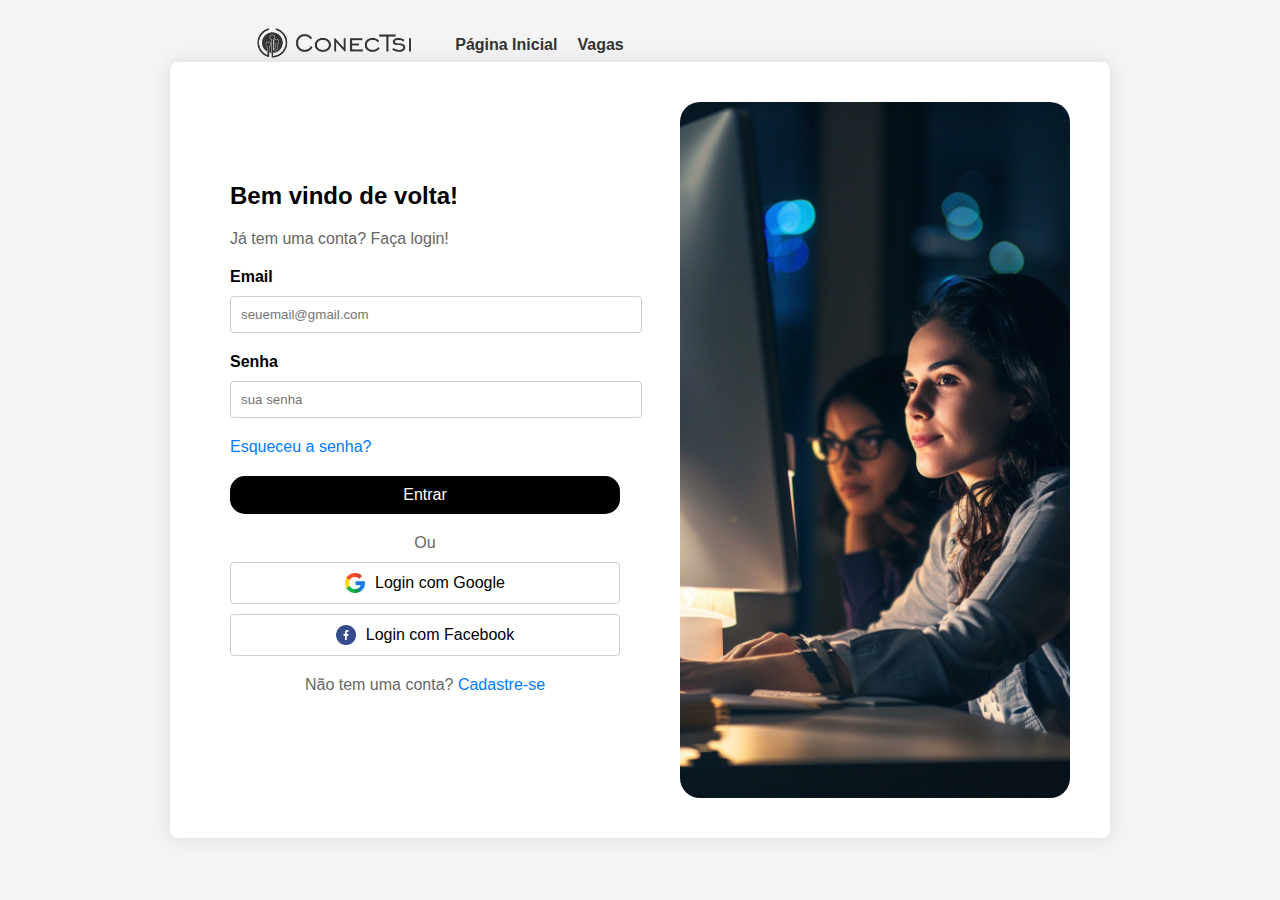
<file: index.html>
<!DOCTYPE html>
<html lang="pt-BR">
<head>
    <meta charset="UTF-8">
    <meta name="viewport" content="width=device-width, initial-scale=1.0">
    <title>ConecTsi - Login</title>
    <link rel="stylesheet" href="styles/styleIndex.css">
    <script src="./src/login.js" defer></script> 
</head>
<body>
    <header>
        <div class="logo">
            <img src="./images/logoConecTsi.png" alt="Logo ConecTsi">
        </div>
        <nav>
            <ul>
                <li><a href="./index.html">Página Inicial</a></li>
                <li><a href="#">Vagas</a></li>
            </ul>
        </nav>
    </header>
    
    <main class="login-container">
        <div class="login-form">
            <h2>Bem vindo de volta!</h2>
            <p>Já tem uma conta? Faça login!</p>
            <form id="login-form" action="processa_login.php" method="POST">
                <label for="email">Email</label>
                <input type="email" id="email" name="email" placeholder="seuemail@gmail.com" required>
                
                <label for="password">Senha</label>
                <input type="password" id="password" name="senha" placeholder="sua senha" required>
                
                <a href="#" class="forgot-password">Esqueceu a senha?</a>
                
                <button type="submit">Entrar</button>
            </form>
            
            <div class="social-login">
                <p>Ou</p>
                <button class="google-login">
                    <img src="./images/google.png"> Login com Google</button>
                <button class="facebook-login">
                    <img src="./images/facebook.png"> Login com Facebook</button>
            </div>
            
            <p class="signup-link">Não tem uma conta? <a href="./cadastro.html">Cadastre-se</a></p>
        </div>
        <div class="login-image">
            <img src="./images/StockCake-Focused Computer Work_1724279777.jpg" alt="Mulher no computador">
        </div>
    </main>
</body>
</html>
</file>
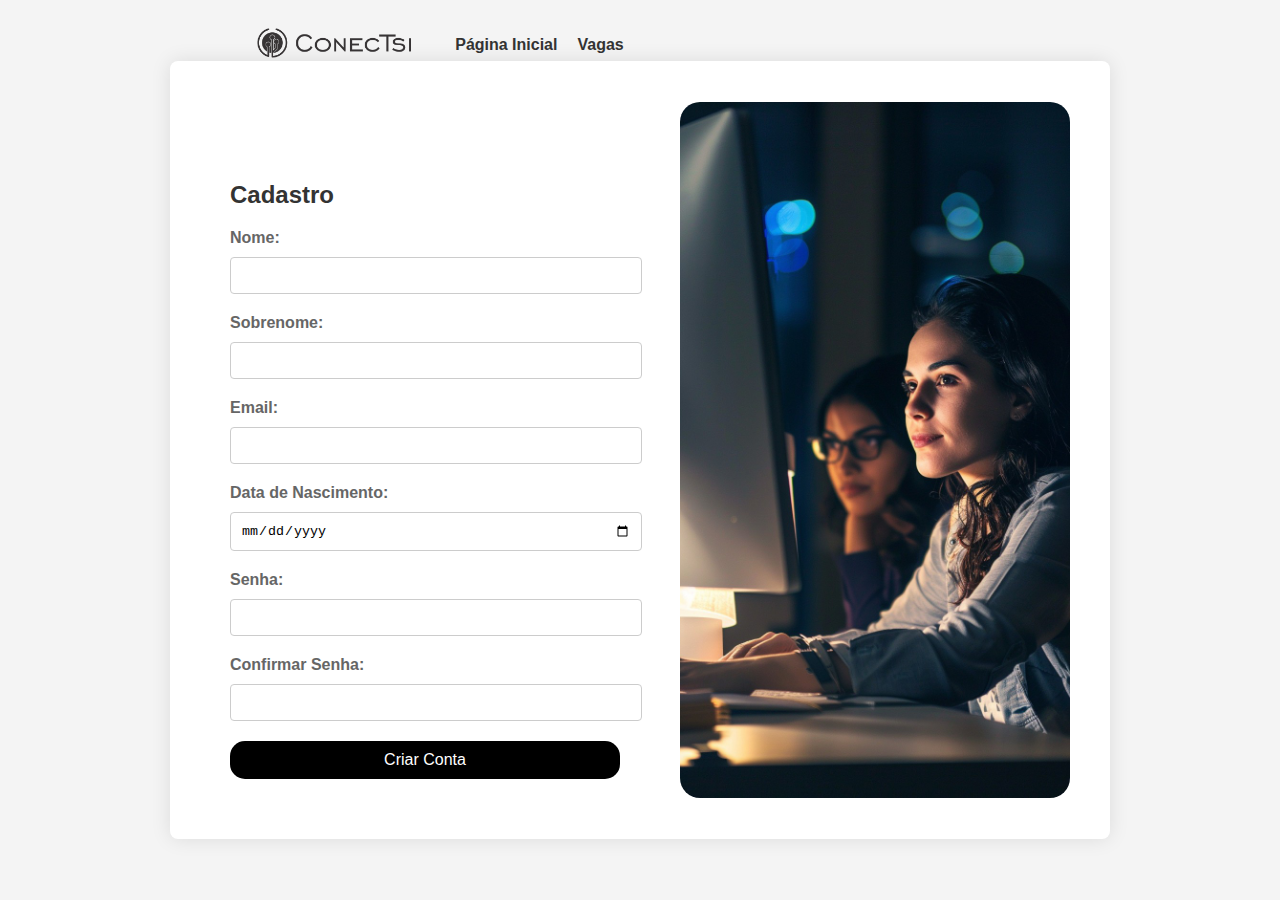
<file: cadastro.html>
<!DOCTYPE html>
    <html lang="pt-BR">
    <head>
        <meta charset="UTF-8">
        <meta name="viewport" content="width=device-width, initial-scale=1.0">
        <title>Cadastro</title>
        <link rel="stylesheet" href="./styles/styleCadastro.css">
    </head>
    <body>
        <header>
            <div class="logo">
                <img src="./images/logoConecTsi.png" alt="Logo">
            </div>
            <nav>
                <ul>
                    <li><a href="./index.html">Página Inicial</a></li>
                    <li><a href="#">Vagas</a></li>
                </ul>
            </nav>
        </header>

        <div class="login-container">
            <div class="login-form">
                <h2>Cadastro</h2>
                <form action="processa_cadastro.php" method="POST">
                    <label for="nome">Nome:</label>
                    <input type="text" id="nome" name="nome" required>

                    <label for="sobrenome">Sobrenome:</label>
                    <input type="text" id="sobrenome" name="sobrenome" required>

                    <label for="email">Email:</label>
                    <input type="email" id="email" name="email" required>

                    <label for="data-nascimento">Data de Nascimento:</label>
                    <input type="date" id="data-nascimento" name="data-nascimento" required>

                    <label for="senha">Senha:</label>
                    <input type="password" id="senha" name="senha" required>

                    <label for="confirmar-senha">Confirmar Senha:</label>
                    <input type="password" id="confirmar-senha" name="confirmar-senha" required>

                    <button type="submit">Criar Conta</button>
                </form>
            </div>
            <div class="login-image">
                <img src="./images/StockCake-Focused Computer Work_1724279777.jpg" alt="Cadastro Image">
            </div>
        </div>
    </body>
    </html>
</file>
<file: styles/styleIndex.css>
/* styleIndex.css */
body {
    font-family: Arial, sans-serif;
    margin: 0;
    padding: 0;
    display: flex;
    justify-content: center;
    align-items: center;
    height: 100vh;
    background-color: #f4f4f4;
}

header {
    position: absolute;
    top: 0;
    left: 0;
    width: 100%;
    margin-left: 15%;
    padding: 20px 50px;
    display: flex;
    justify-content: flex-start;
    align-items: center;
}

header .logo img {
    height: 30px;
    margin-left: 10%;
}

header nav ul {
    list-style: none;
    display: flex;
    gap: 20px;
    margin-left: 20px;
}

header nav ul li a {
    text-decoration: none;
    color: #333;
    font-weight: bold;
    font-size: 16px;
}

.login-container {
    display: flex;
    max-width: 900px;
    width: 100%;
    background-color: white;
    border-radius: 8px;
    box-shadow: 0 0 20px rgba(0, 0, 0, 0.1);
    overflow: hidden;
    padding: 20px;
}

.login-form {
    flex: 1;
    padding: 40px;
    margin-top: 40px;
}

.login-form h2 {
    font-size: 24px;
    margin-bottom: 20px;
}

.login-form p {
    margin-bottom: 20px;
    color: #666;
}

.login-form label {
    display: block;
    margin-bottom: 10px;
    font-weight: bold;
}

.login-form input {
    width: 100%;
    padding: 10px;
    margin-bottom: 20px;
    border: 1px solid #ccc;
    border-radius: 4px;
}

.login-form .forgot-password {
    color: #007BFF;
    text-decoration: none;
    display: block;
    margin-bottom: 20px;
}

.login-form button {
    width: 100%;
    padding: 10px;
    background-color: #000000;
    color: #ffffff; /* Cor do texto do botão "Entrar" */
    border: none;
    border-radius: 15px;
    cursor: pointer;
    font-size: 16px;
}

.social-login {
    text-align: center;
    margin: 20px 0;
}

.social-login p {
    margin-bottom: 10px;
    color: #666;
}

.social-login button {
    width: 100%;
    padding: 10px;
    margin-bottom: 10px;
    border: 1px solid #ccc;
    border-radius: 4px;
    cursor: pointer;
    display: flex;
    align-items: center;
    justify-content: center;
    background-color: rgba(255, 255, 255, 0.8); /* Fundo mais transparente */
    color: #000000; /* Cor do texto dos botões sociais */
    transition: background-color 0.3s ease;
}

.social-login button img {
    width: 20px;
    height: 20px;
    margin-right: 10px;
}

.social-login button:hover {
    background-color: rgba(255, 255, 255, 1); /* Fundo mais opaco ao passar o mouse */
}

.signup-link {
    text-align: center;
    margin-top: 20px;
    color: #666;
}

.signup-link a {
    color: #007BFF;
    text-decoration: none;
}

.login-image {
    flex: 1;
    display: flex;
    justify-content: center;
    align-items: center;
    padding: 20px;
}

.login-image img {
    max-width: 100%;
    max-height: 100%;
    border-radius: 20px;
    object-fit: cover;
}

.google-login {
    color: #000000; /* Cor do texto do botão Google */
    border-color: #4285F4;
}

.facebook-login {
    color: #000000; /* Cor do texto do botão Facebook */
    border-color: #3b5998;
}

.google-login:hover {
    border-color: #3367D6; /* Ajuste na cor da borda ao passar o mouse */
}

.facebook-login:hover {
    border-color: #2d4373; /* Ajuste na cor da borda ao passar o mouse */
}
</file>
<file: styles/styleCadastro.css>
/* styleCadastro.css */
body {
    font-family: Arial, sans-serif;
    margin: 0;
    padding: 0;
    display: flex;
    justify-content: center;
    align-items: center;
    height: 100vh;
    background-color: #f4f4f4;
}

header {
    position: absolute;
    top: 0;
    left: 0;
    width: 100%;
    margin-left: 15%;
    padding: 20px 50px;
    display: flex;
    justify-content: flex-start;
    align-items: center;
}

header .logo img {
    height: 30px;
    margin-left: 10%;
}

header nav ul {
    list-style: none;
    display: flex;
    gap: 20px;
    margin-left: 20px;
}

header nav ul li a {
    text-decoration: none;
    color: #333;
    font-weight: bold;
    font-size: 16px;
}

.login-container {
    display: flex;
    max-width: 900px;
    width: 100%;
    background-color: white;
    border-radius: 8px;
    box-shadow: 0 0 20px rgba(0, 0, 0, 0.1);
    overflow: hidden;
    padding: 20px;
}

.login-form {
    flex: 1;
    padding: 40px;
    margin-top: 40px;
}

.login-form h2 {
    font-size: 24px;
    margin-bottom: 20px;
    color: #333;
}

.login-form label {
    display: block;
    margin-bottom: 10px;
    font-weight: bold;
    color: #666;
}

.login-form input {
    width: 100%;
    padding: 10px;
    margin-bottom: 20px;
    border: 1px solid #ccc;
    border-radius: 4px;
}

.login-form button {
    width: 100%;
    padding: 10px;
    background-color: #000000;
    color: #ffffff;
    border: none;
    border-radius: 15px;
    cursor: pointer;
    font-size: 16px;
}

.login-image {
    flex: 1;
    display: flex;
    justify-content: center;
    align-items: center;
    padding: 20px;
}

.login-image img {
    max-width: 100%;
    max-height: 100%;
    border-radius: 20px;
    object-fit: cover;
}

.signup-link {
    text-align: center;
    margin-top: 20px;
    color: #666;
}

.signup-link a {
    color: #007BFF;
    text-decoration: none;
}
</file>
